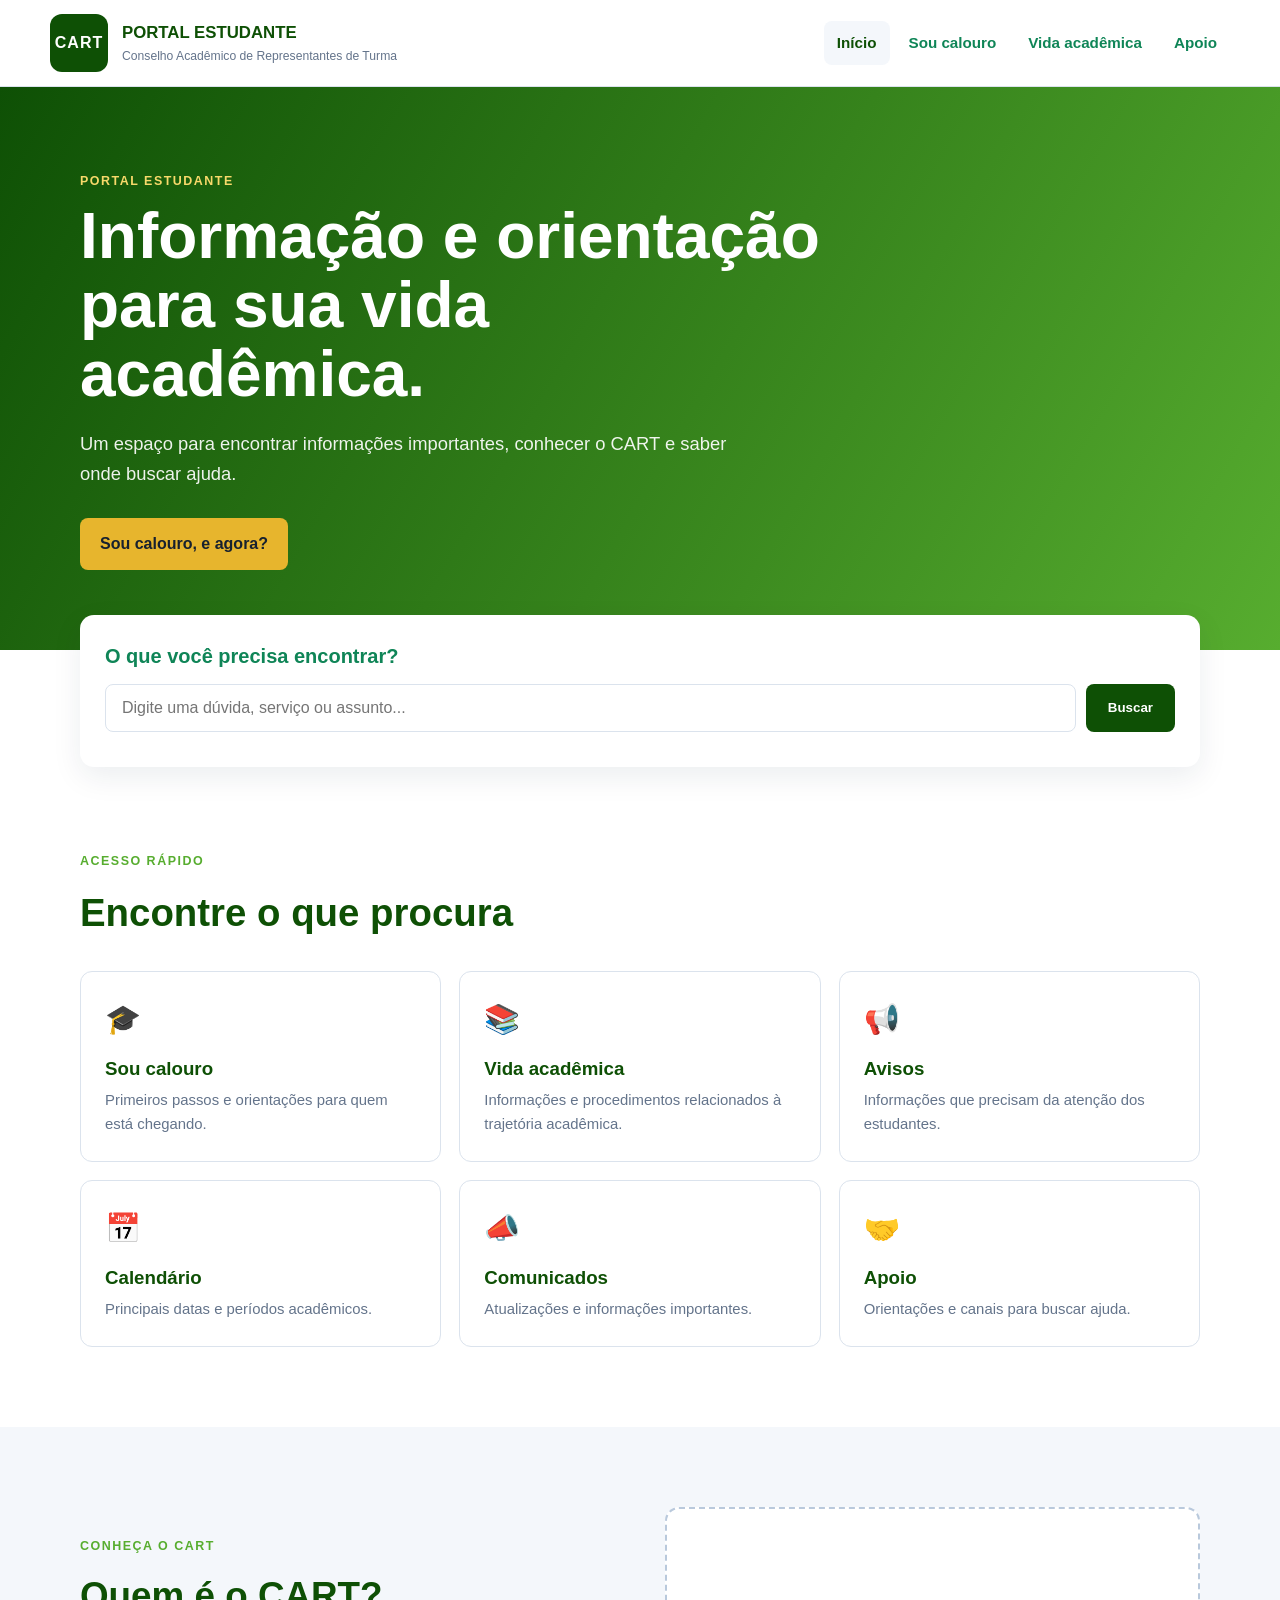
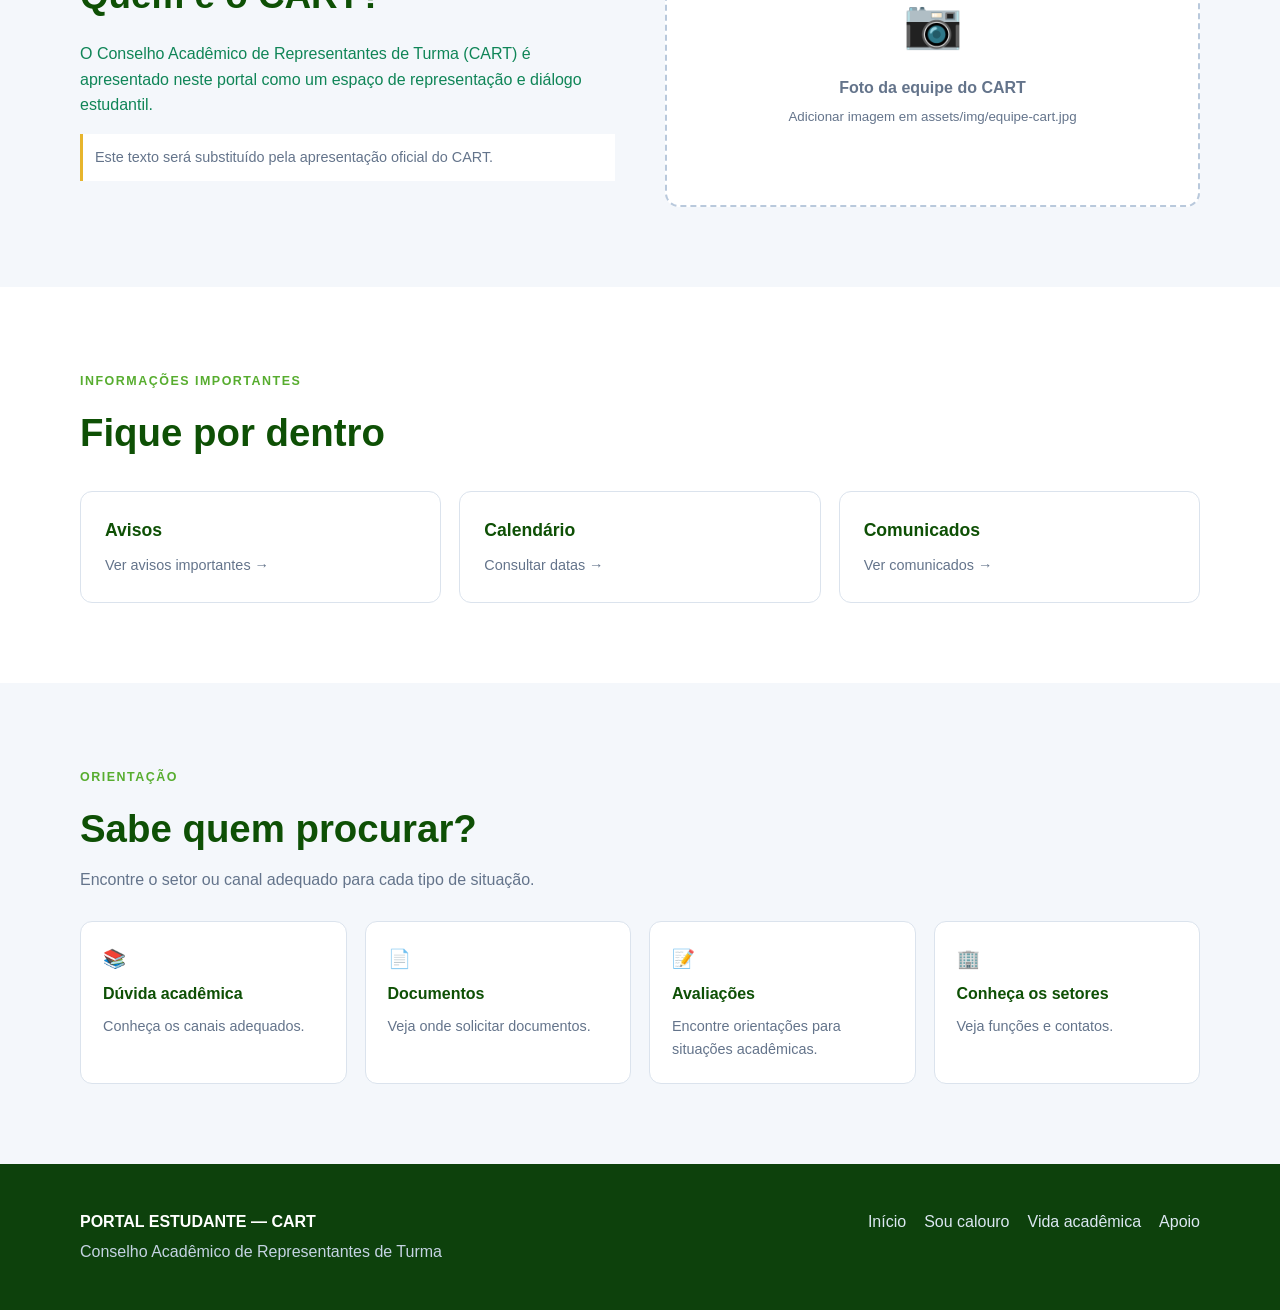
<file: index.html>
<!DOCTYPE html>
<html lang="pt-BR">
<head>
  <meta charset="UTF-8">
  <meta name="viewport" content="width=device-width, initial-scale=1.0">
  <meta name="description" content="Portal Estudante - Conselho Acadêmico de Representantes de Turma (CART)">
  <title>Portal Estudante | CART</title>
  <link rel="stylesheet" href="style.css">
</head>
<body>
  <header class="site-header">
    <div class="header-container">
      <a class="brand" href="index.html" aria-label="Portal Estudante - Início">
        <div class="brand-logo">CART</div>
        <div>
          <strong>PORTAL ESTUDANTE</strong>
          <span>Conselho Acadêmico de Representantes de Turma</span>
        </div>
      </a>

      <button class="menu-toggle" aria-label="Abrir menu" aria-expanded="false">☰</button>

      <nav class="main-nav" aria-label="Navegação principal">
        <a class="active" href="index.html">Início</a>
        <a href="sou-calouro.html">Sou calouro</a>
        <a href="vida-academica.html">Vida acadêmica</a>
        <a href="apoio.html">Apoio</a>
      </nav>
    </div>
  </header>

  <main>
    <section class="hero">
      <div class="hero-content">
        <span class="eyebrow">PORTAL ESTUDANTE</span>
        <h1>Informação e orientação para sua vida acadêmica.</h1>
        <p>Um espaço para encontrar informações importantes, conhecer o CART e saber onde buscar ajuda.</p>
        <a class="button" href="sou-calouro.html">Sou calouro, e agora?</a>
      </div>
    </section>

    <section class="search-section container">
      <h2>O que você precisa encontrar?</h2>
      <div class="search-box">
        <input id="siteSearch" type="search" placeholder="Digite uma dúvida, serviço ou assunto..." aria-label="Pesquisar no portal">
        <button id="searchButton" type="button">Buscar</button>
      </div>
      <p id="searchMessage" class="search-message" aria-live="polite"></p>
    </section>

    <section class="container section">
      <div class="section-heading">
        <span class="eyebrow">ACESSO RÁPIDO</span>
        <h2>Encontre o que procura</h2>
      </div>

      <div class="card-grid">
        <a class="info-card" href="sou-calouro.html">
          <span class="card-icon">🎓</span>
          <h3>Sou calouro</h3>
          <p>Primeiros passos e orientações para quem está chegando.</p>
        </a>

        <a class="info-card" href="vida-academica.html">
          <span class="card-icon">📚</span>
          <h3>Vida acadêmica</h3>
          <p>Informações e procedimentos relacionados à trajetória acadêmica.</p>
        </a>

        <a class="info-card" href="avisos.html">
          <span class="card-icon">📢</span>
          <h3>Avisos</h3>
          <p>Informações que precisam da atenção dos estudantes.</p>
        </a>

        <a class="info-card" href="calendario.html">
          <span class="card-icon">📅</span>
          <h3>Calendário</h3>
          <p>Principais datas e períodos acadêmicos.</p>
        </a>

        <a class="info-card" href="comunicados.html">
          <span class="card-icon">📣</span>
          <h3>Comunicados</h3>
          <p>Atualizações e informações importantes.</p>
        </a>

        <a class="info-card" href="apoio.html">
          <span class="card-icon">🤝</span>
          <h3>Apoio</h3>
          <p>Orientações e canais para buscar ajuda.</p>
        </a>
      </div>
    </section>

    <section class="about-section">
      <div class="container about-grid">
        <div>
          <span class="eyebrow">CONHEÇA O CART</span>
          <h2>Quem é o CART?</h2>
          <p>O Conselho Acadêmico de Representantes de Turma (CART) é apresentado neste portal como um espaço de representação e diálogo estudantil.</p>
          <p class="placeholder-note">Este texto será substituído pela apresentação oficial do CART.</p>
        </div>

        <div class="photo-placeholder">
          <span>📷</span>
          <strong>Foto da equipe do CART</strong>
          <small>Adicionar imagem em assets/img/equipe-cart.jpg</small>
        </div>
      </div>
    </section>

    <section class="container section">
      <div class="section-heading">
        <span class="eyebrow">INFORMAÇÕES IMPORTANTES</span>
        <h2>Fique por dentro</h2>
      </div>

      <div class="notice-grid">
        <a href="avisos.html" class="notice-card"><strong>Avisos</strong><span>Ver avisos importantes →</span></a>
        <a href="calendario.html" class="notice-card"><strong>Calendário</strong><span>Consultar datas →</span></a>
        <a href="comunicados.html" class="notice-card"><strong>Comunicados</strong><span>Ver comunicados →</span></a>
      </div>
    </section>

    <section class="help-section">
      <div class="container">
        <div class="section-heading">
          <span class="eyebrow">ORIENTAÇÃO</span>
          <h2>Sabe quem procurar?</h2>
          <p>Encontre o setor ou canal adequado para cada tipo de situação.</p>
        </div>

        <div class="help-grid">
          <a href="setores.html" class="help-card">📚 <strong>Dúvida acadêmica</strong><span>Conheça os canais adequados.</span></a>
          <a href="setores.html" class="help-card">📄 <strong>Documentos</strong><span>Veja onde solicitar documentos.</span></a>
          <a href="setores.html" class="help-card">📝 <strong>Avaliações</strong><span>Encontre orientações para situações acadêmicas.</span></a>
          <a href="setores.html" class="help-card">🏢 <strong>Conheça os setores</strong><span>Veja funções e contatos.</span></a>
        </div>
      </div>
    </section>
  </main>

  <footer class="site-footer">
    <div class="container footer-content">
      <div>
        <strong>PORTAL ESTUDANTE — CART</strong>
        <p>Conselho Acadêmico de Representantes de Turma</p>
      </div>
      <div>
        <a href="index.html">Início</a>
        <a href="sou-calouro.html">Sou calouro</a>
        <a href="vida-academica.html">Vida acadêmica</a>
        <a href="apoio.html">Apoio</a>
      </div>
    </div>
  </footer>

  <script src="script.js"></script>
</body>
</html>
</file>
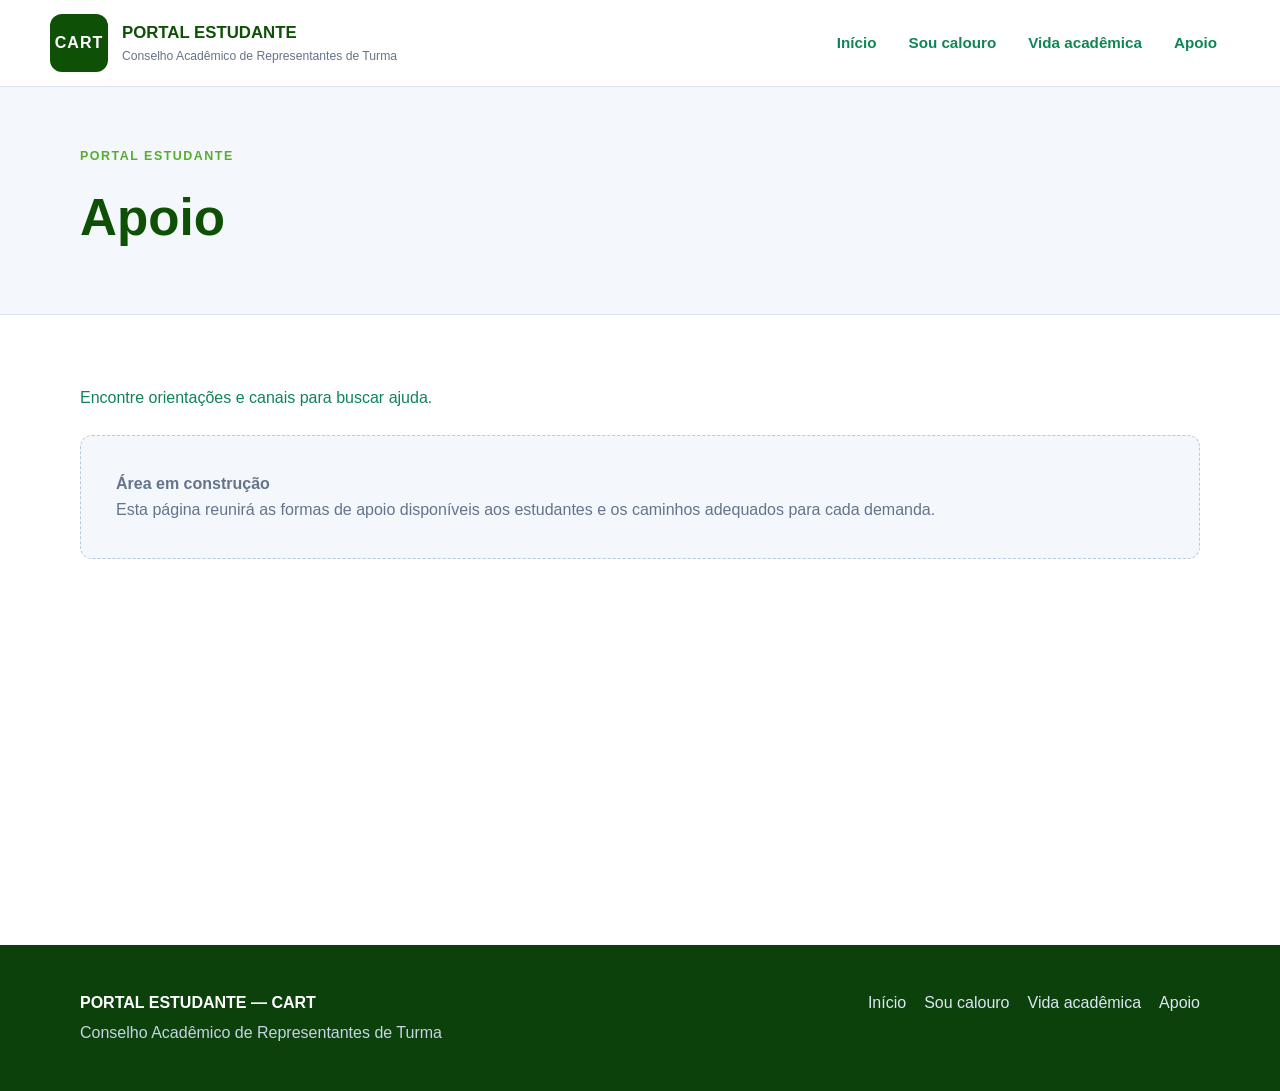
<file: apoio.html>
<!DOCTYPE html>
<html lang="pt-BR">
<head>
  <meta charset="UTF-8">
  <meta name="viewport" content="width=device-width, initial-scale=1.0">
  <meta name="description" content="Apoio - Portal Estudante CART">
  <title>Apoio | Portal Estudante</title>
  <link rel="stylesheet" href="style.css">
</head>
<body>
  <header class="site-header">
    <div class="header-container">
      <a class="brand" href="index.html" aria-label="Portal Estudante - Início">
        <div class="brand-logo">CART</div>
        <div>
          <strong>PORTAL ESTUDANTE</strong>
          <span>Conselho Acadêmico de Representantes de Turma</span>
        </div>
      </a>

      <button class="menu-toggle" aria-label="Abrir menu" aria-expanded="false">☰</button>

      <nav class="main-nav" aria-label="Navegação principal">
        <a href="index.html">Início</a>
        <a href="sou-calouro.html">Sou calouro</a>
        <a href="vida-academica.html">Vida acadêmica</a>
        <a href="apoio.html">Apoio</a>
      </nav>
    </div>
  </header>

  <main>
    <section class="page-hero">
      <div class="container">
        <span class="eyebrow">PORTAL ESTUDANTE</span>
        <h1>Apoio</h1>
      </div>
    </section>

    <section class="page-main container">
      <p>Encontre orientações e canais para buscar ajuda.</p>
      <div class="placeholder-box">
        <strong>Área em construção</strong>
        <p>Esta página reunirá as formas de apoio disponíveis aos estudantes e os caminhos adequados para cada demanda.</p>
      </div>
    </section>
  </main>

  <footer class="site-footer">
    <div class="container footer-content">
      <div>
        <strong>PORTAL ESTUDANTE — CART</strong>
        <p>Conselho Acadêmico de Representantes de Turma</p>
      </div>
      <div>
        <a href="index.html">Início</a>
        <a href="sou-calouro.html">Sou calouro</a>
        <a href="vida-academica.html">Vida acadêmica</a>
        <a href="apoio.html">Apoio</a>
      </div>
    </div>
  </footer>

  <script src="script.js"></script>
</body>
</html>
</file>
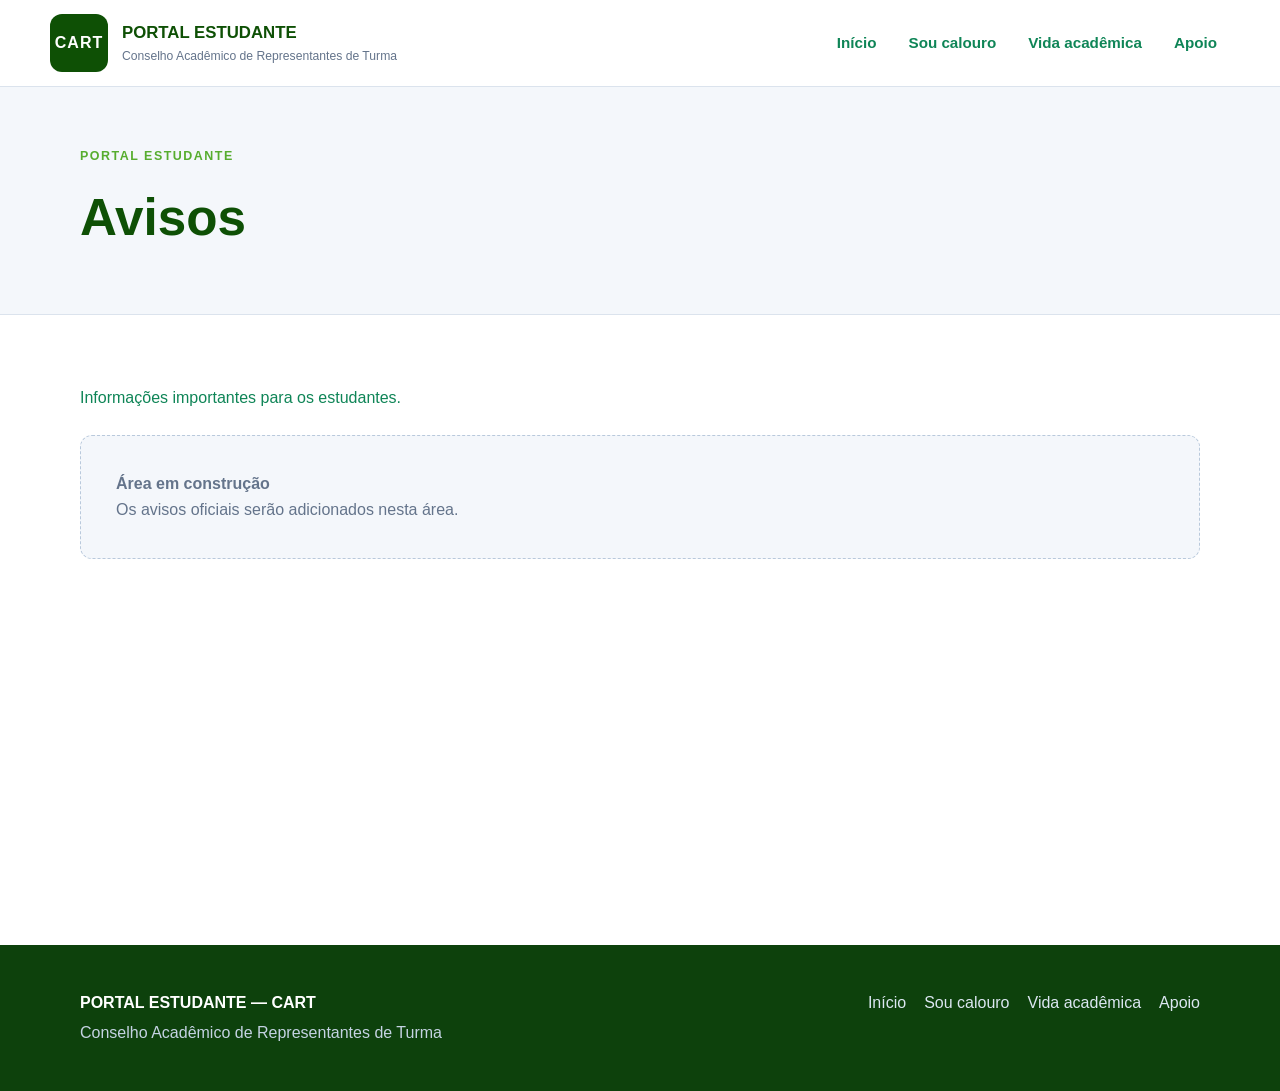
<file: avisos.html>
<!DOCTYPE html>
<html lang="pt-BR">
<head>
  <meta charset="UTF-8">
  <meta name="viewport" content="width=device-width, initial-scale=1.0">
  <meta name="description" content="Avisos - Portal Estudante CART">
  <title>Avisos | Portal Estudante</title>
  <link rel="stylesheet" href="style.css">
</head>
<body>
  <header class="site-header">
    <div class="header-container">
      <a class="brand" href="index.html" aria-label="Portal Estudante - Início">
        <div class="brand-logo">CART</div>
        <div>
          <strong>PORTAL ESTUDANTE</strong>
          <span>Conselho Acadêmico de Representantes de Turma</span>
        </div>
      </a>

      <button class="menu-toggle" aria-label="Abrir menu" aria-expanded="false">☰</button>

      <nav class="main-nav" aria-label="Navegação principal">
        <a href="index.html">Início</a>
        <a href="sou-calouro.html">Sou calouro</a>
        <a href="vida-academica.html">Vida acadêmica</a>
        <a href="apoio.html">Apoio</a>
      </nav>
    </div>
  </header>

  <main>
    <section class="page-hero">
      <div class="container">
        <span class="eyebrow">PORTAL ESTUDANTE</span>
        <h1>Avisos</h1>
      </div>
    </section>

    <section class="page-main container">
      <p>Informações importantes para os estudantes.</p>
      <div class="placeholder-box">
        <strong>Área em construção</strong>
        <p>Os avisos oficiais serão adicionados nesta área.</p>
      </div>
    </section>
  </main>

  <footer class="site-footer">
    <div class="container footer-content">
      <div>
        <strong>PORTAL ESTUDANTE — CART</strong>
        <p>Conselho Acadêmico de Representantes de Turma</p>
      </div>
      <div>
        <a href="index.html">Início</a>
        <a href="sou-calouro.html">Sou calouro</a>
        <a href="vida-academica.html">Vida acadêmica</a>
        <a href="apoio.html">Apoio</a>
      </div>
    </div>
  </footer>

  <script src="script.js"></script>
</body>
</html>
</file>
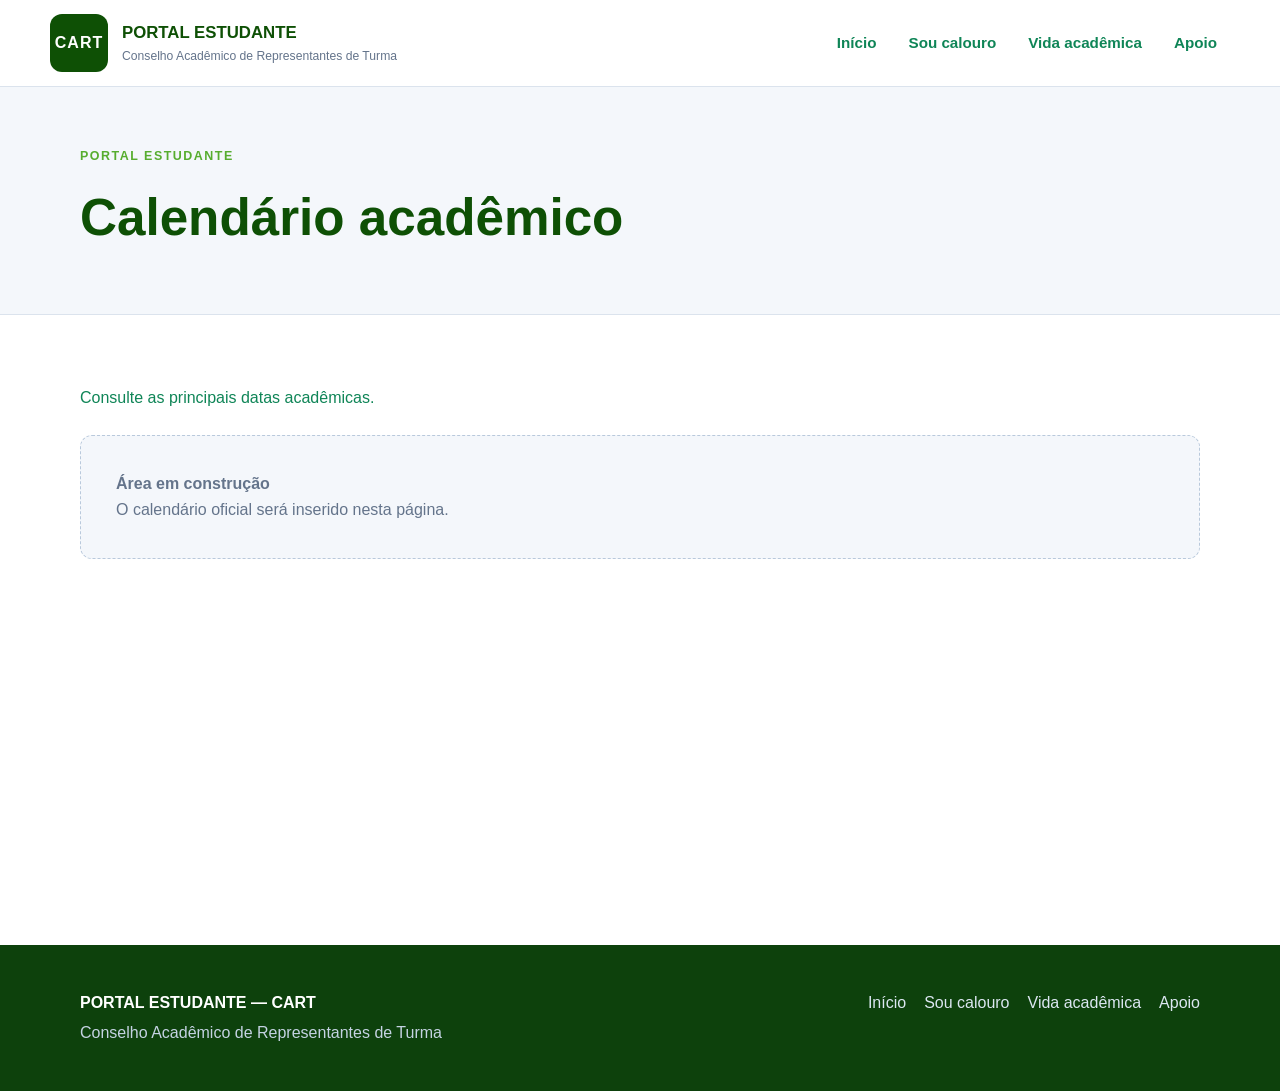
<file: calendario.html>
<!DOCTYPE html>
<html lang="pt-BR">
<head>
  <meta charset="UTF-8">
  <meta name="viewport" content="width=device-width, initial-scale=1.0">
  <meta name="description" content="Calendário acadêmico - Portal Estudante CART">
  <title>Calendário acadêmico | Portal Estudante</title>
  <link rel="stylesheet" href="style.css">
</head>
<body>
  <header class="site-header">
    <div class="header-container">
      <a class="brand" href="index.html" aria-label="Portal Estudante - Início">
        <div class="brand-logo">CART</div>
        <div>
          <strong>PORTAL ESTUDANTE</strong>
          <span>Conselho Acadêmico de Representantes de Turma</span>
        </div>
      </a>

      <button class="menu-toggle" aria-label="Abrir menu" aria-expanded="false">☰</button>

      <nav class="main-nav" aria-label="Navegação principal">
        <a href="index.html">Início</a>
        <a href="sou-calouro.html">Sou calouro</a>
        <a href="vida-academica.html">Vida acadêmica</a>
        <a href="apoio.html">Apoio</a>
      </nav>
    </div>
  </header>

  <main>
    <section class="page-hero">
      <div class="container">
        <span class="eyebrow">PORTAL ESTUDANTE</span>
        <h1>Calendário acadêmico</h1>
      </div>
    </section>

    <section class="page-main container">
      <p>Consulte as principais datas acadêmicas.</p>
      <div class="placeholder-box">
        <strong>Área em construção</strong>
        <p>O calendário oficial será inserido nesta página.</p>
      </div>
    </section>
  </main>

  <footer class="site-footer">
    <div class="container footer-content">
      <div>
        <strong>PORTAL ESTUDANTE — CART</strong>
        <p>Conselho Acadêmico de Representantes de Turma</p>
      </div>
      <div>
        <a href="index.html">Início</a>
        <a href="sou-calouro.html">Sou calouro</a>
        <a href="vida-academica.html">Vida acadêmica</a>
        <a href="apoio.html">Apoio</a>
      </div>
    </div>
  </footer>

  <script src="script.js"></script>
</body>
</html>
</file>
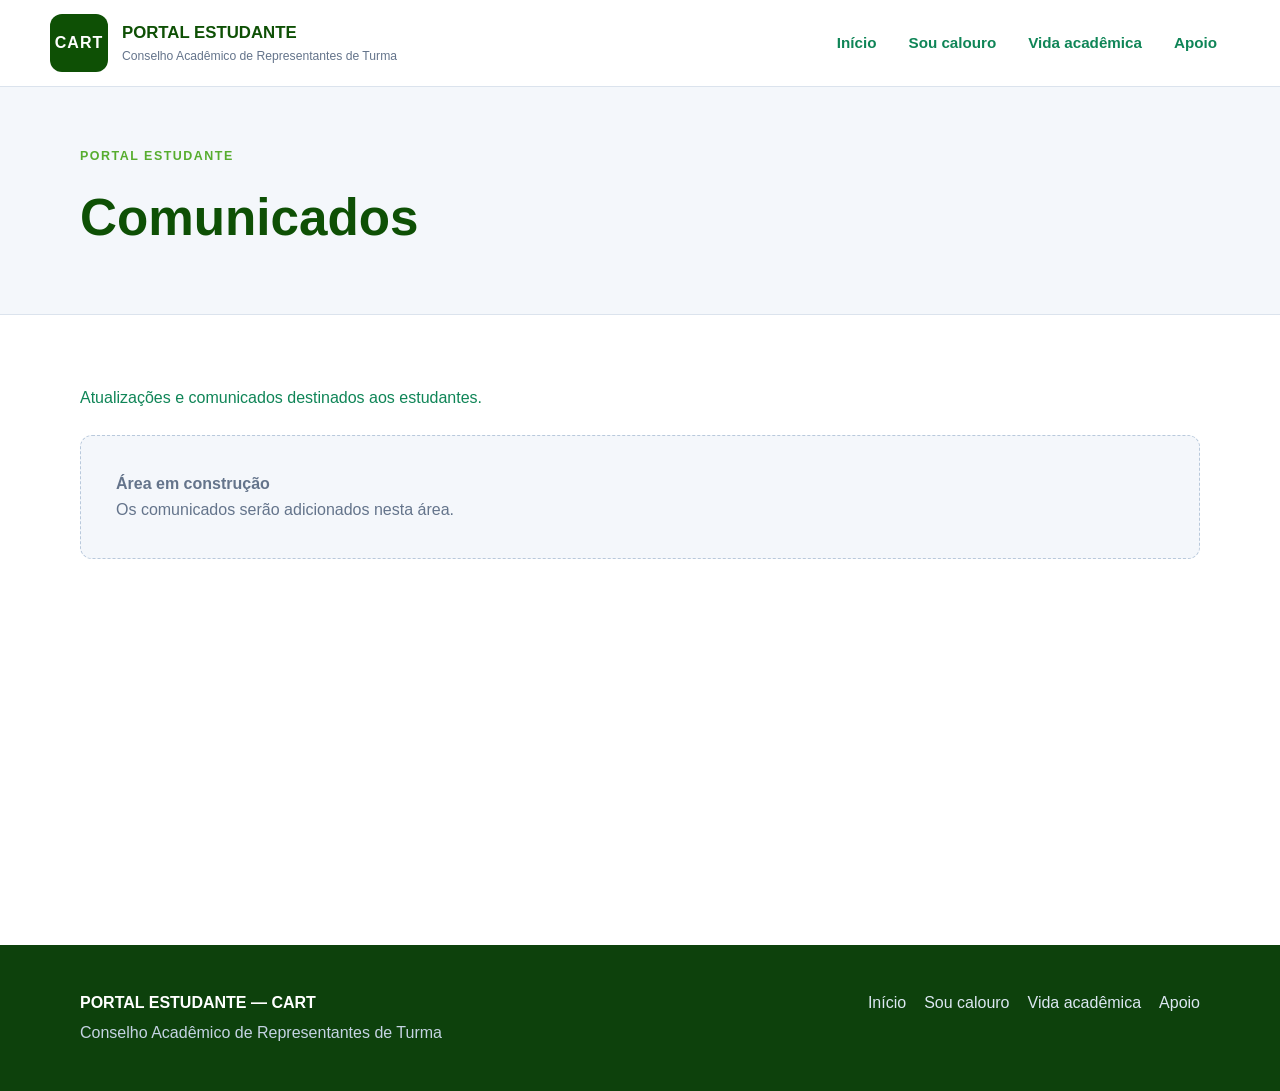
<file: comunicados.html>
<!DOCTYPE html>
<html lang="pt-BR">
<head>
  <meta charset="UTF-8">
  <meta name="viewport" content="width=device-width, initial-scale=1.0">
  <meta name="description" content="Comunicados - Portal Estudante CART">
  <title>Comunicados | Portal Estudante</title>
  <link rel="stylesheet" href="style.css">
</head>
<body>
  <header class="site-header">
    <div class="header-container">
      <a class="brand" href="index.html" aria-label="Portal Estudante - Início">
        <div class="brand-logo">CART</div>
        <div>
          <strong>PORTAL ESTUDANTE</strong>
          <span>Conselho Acadêmico de Representantes de Turma</span>
        </div>
      </a>

      <button class="menu-toggle" aria-label="Abrir menu" aria-expanded="false">☰</button>

      <nav class="main-nav" aria-label="Navegação principal">
        <a href="index.html">Início</a>
        <a href="sou-calouro.html">Sou calouro</a>
        <a href="vida-academica.html">Vida acadêmica</a>
        <a href="apoio.html">Apoio</a>
      </nav>
    </div>
  </header>

  <main>
    <section class="page-hero">
      <div class="container">
        <span class="eyebrow">PORTAL ESTUDANTE</span>
        <h1>Comunicados</h1>
      </div>
    </section>

    <section class="page-main container">
      <p>Atualizações e comunicados destinados aos estudantes.</p>
      <div class="placeholder-box">
        <strong>Área em construção</strong>
        <p>Os comunicados serão adicionados nesta área.</p>
      </div>
    </section>
  </main>

  <footer class="site-footer">
    <div class="container footer-content">
      <div>
        <strong>PORTAL ESTUDANTE — CART</strong>
        <p>Conselho Acadêmico de Representantes de Turma</p>
      </div>
      <div>
        <a href="index.html">Início</a>
        <a href="sou-calouro.html">Sou calouro</a>
        <a href="vida-academica.html">Vida acadêmica</a>
        <a href="apoio.html">Apoio</a>
      </div>
    </div>
  </footer>

  <script src="script.js"></script>
</body>
</html>
</file>
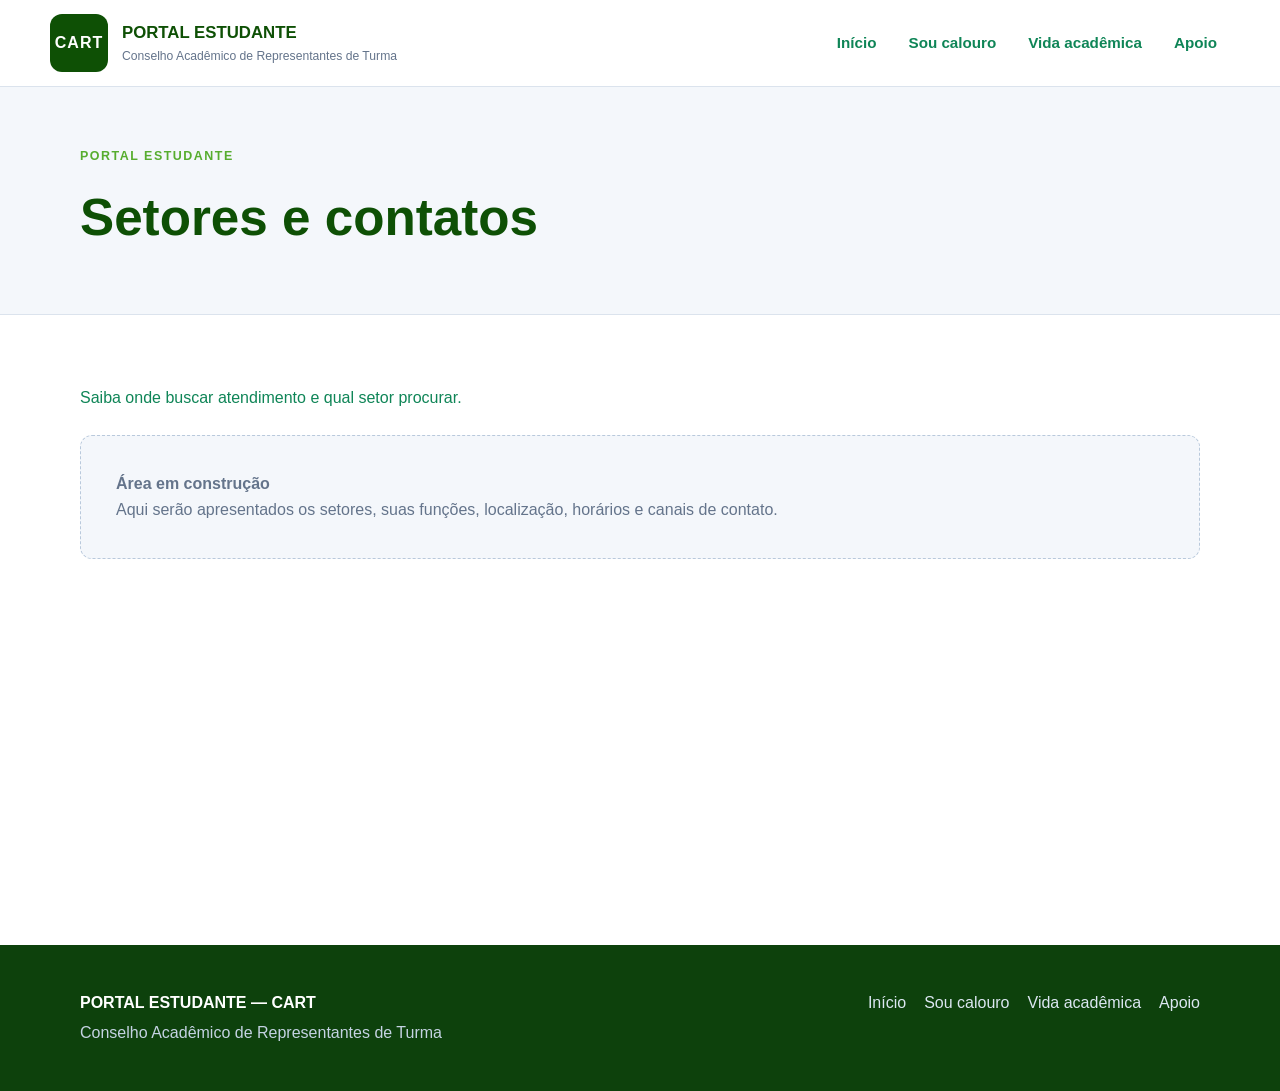
<file: setores.html>
<!DOCTYPE html>
<html lang="pt-BR">
<head>
  <meta charset="UTF-8">
  <meta name="viewport" content="width=device-width, initial-scale=1.0">
  <meta name="description" content="Setores e contatos - Portal Estudante CART">
  <title>Setores e contatos | Portal Estudante</title>
  <link rel="stylesheet" href="style.css">
</head>
<body>
  <header class="site-header">
    <div class="header-container">
      <a class="brand" href="index.html" aria-label="Portal Estudante - Início">
        <div class="brand-logo">CART</div>
        <div>
          <strong>PORTAL ESTUDANTE</strong>
          <span>Conselho Acadêmico de Representantes de Turma</span>
        </div>
      </a>

      <button class="menu-toggle" aria-label="Abrir menu" aria-expanded="false">☰</button>

      <nav class="main-nav" aria-label="Navegação principal">
        <a href="index.html">Início</a>
        <a href="sou-calouro.html">Sou calouro</a>
        <a href="vida-academica.html">Vida acadêmica</a>
        <a href="apoio.html">Apoio</a>
      </nav>
    </div>
  </header>

  <main>
    <section class="page-hero">
      <div class="container">
        <span class="eyebrow">PORTAL ESTUDANTE</span>
        <h1>Setores e contatos</h1>
      </div>
    </section>

    <section class="page-main container">
      <p>Saiba onde buscar atendimento e qual setor procurar.</p>
      <div class="placeholder-box">
        <strong>Área em construção</strong>
        <p>Aqui serão apresentados os setores, suas funções, localização, horários e canais de contato.</p>
      </div>
    </section>
  </main>

  <footer class="site-footer">
    <div class="container footer-content">
      <div>
        <strong>PORTAL ESTUDANTE — CART</strong>
        <p>Conselho Acadêmico de Representantes de Turma</p>
      </div>
      <div>
        <a href="index.html">Início</a>
        <a href="sou-calouro.html">Sou calouro</a>
        <a href="vida-academica.html">Vida acadêmica</a>
        <a href="apoio.html">Apoio</a>
      </div>
    </div>
  </footer>

  <script src="script.js"></script>
</body>
</html>
</file>
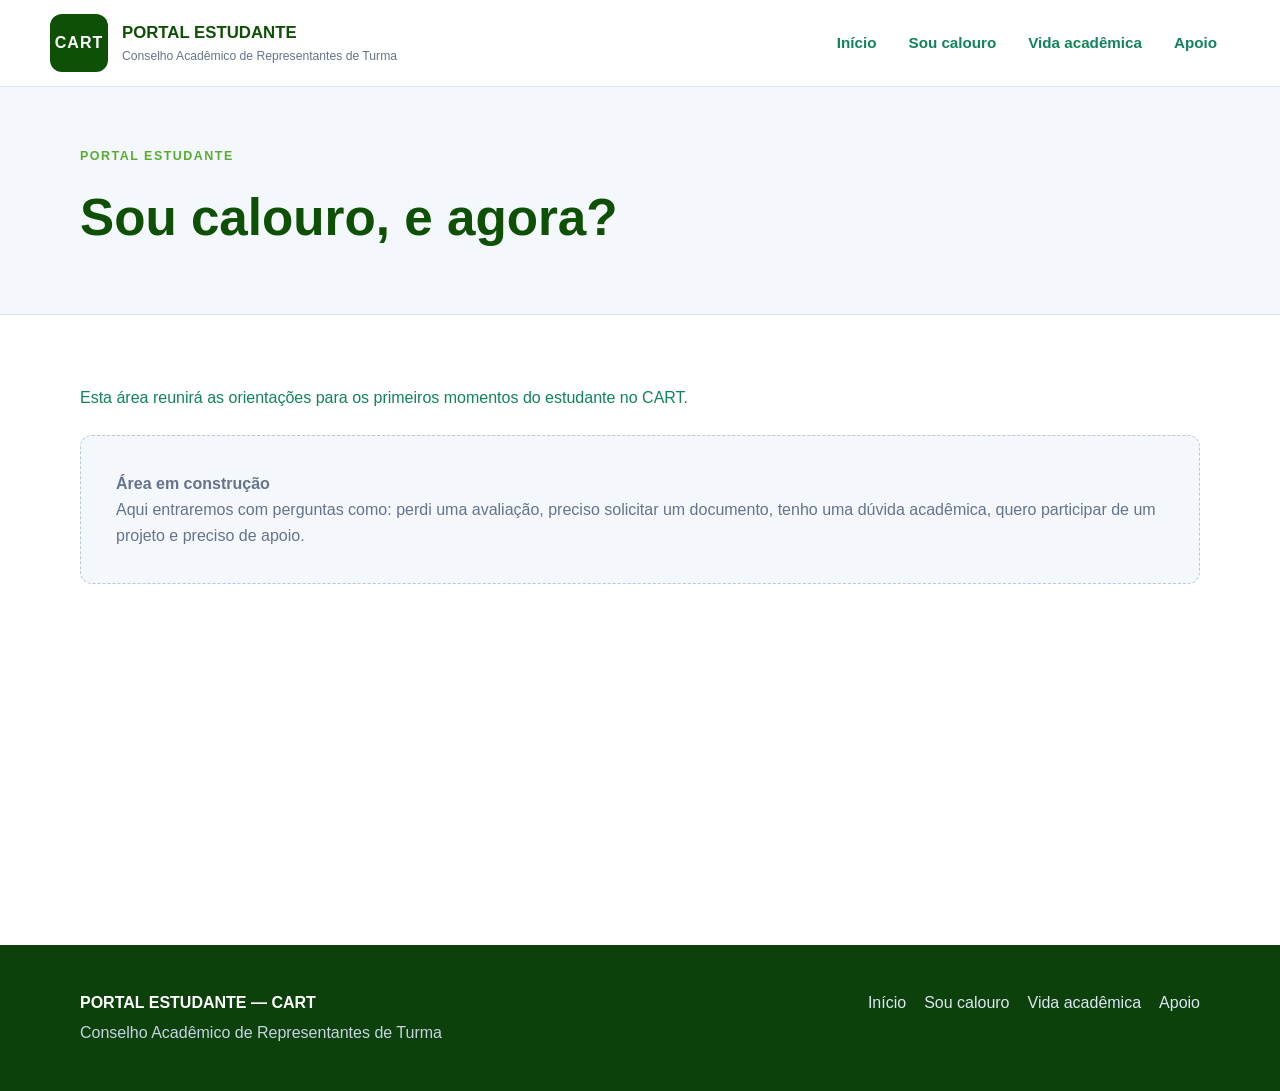
<file: sou-calouro.html>
<!DOCTYPE html>
<html lang="pt-BR">
<head>
  <meta charset="UTF-8">
  <meta name="viewport" content="width=device-width, initial-scale=1.0">
  <meta name="description" content="Sou calouro, e agora? - Portal Estudante CART">
  <title>Sou calouro, e agora? | Portal Estudante</title>
  <link rel="stylesheet" href="style.css">
</head>
<body>
  <header class="site-header">
    <div class="header-container">
      <a class="brand" href="index.html" aria-label="Portal Estudante - Início">
        <div class="brand-logo">CART</div>
        <div>
          <strong>PORTAL ESTUDANTE</strong>
          <span>Conselho Acadêmico de Representantes de Turma</span>
        </div>
      </a>

      <button class="menu-toggle" aria-label="Abrir menu" aria-expanded="false">☰</button>

      <nav class="main-nav" aria-label="Navegação principal">
        <a href="index.html">Início</a>
        <a href="sou-calouro.html">Sou calouro</a>
        <a href="vida-academica.html">Vida acadêmica</a>
        <a href="apoio.html">Apoio</a>
      </nav>
    </div>
  </header>

  <main>
    <section class="page-hero">
      <div class="container">
        <span class="eyebrow">PORTAL ESTUDANTE</span>
        <h1>Sou calouro, e agora?</h1>
      </div>
    </section>

    <section class="page-main container">
      <p>Esta área reunirá as orientações para os primeiros momentos do estudante no CART.</p>
      <div class="placeholder-box">
        <strong>Área em construção</strong>
        <p>Aqui entraremos com perguntas como: perdi uma avaliação, preciso solicitar um documento, tenho uma dúvida acadêmica, quero participar de um projeto e preciso de apoio.</p>
      </div>
    </section>
  </main>

  <footer class="site-footer">
    <div class="container footer-content">
      <div>
        <strong>PORTAL ESTUDANTE — CART</strong>
        <p>Conselho Acadêmico de Representantes de Turma</p>
      </div>
      <div>
        <a href="index.html">Início</a>
        <a href="sou-calouro.html">Sou calouro</a>
        <a href="vida-academica.html">Vida acadêmica</a>
        <a href="apoio.html">Apoio</a>
      </div>
    </div>
  </footer>

  <script src="script.js"></script>
</body>
</html>
</file>
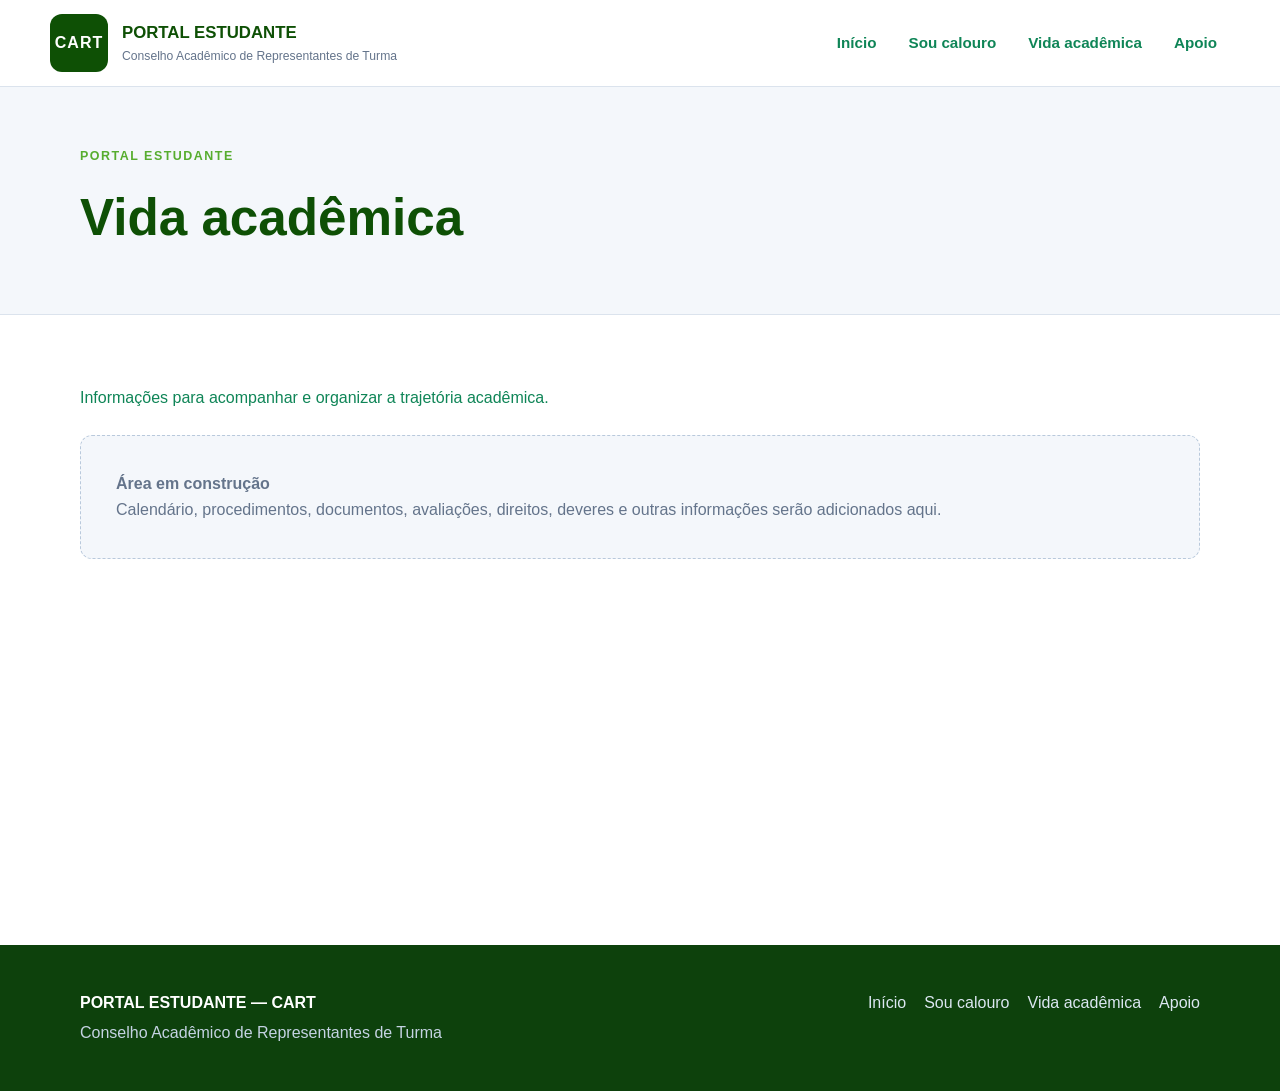
<file: vida-academica.html>
<!DOCTYPE html>
<html lang="pt-BR">
<head>
  <meta charset="UTF-8">
  <meta name="viewport" content="width=device-width, initial-scale=1.0">
  <meta name="description" content="Vida acadêmica - Portal Estudante CART">
  <title>Vida acadêmica | Portal Estudante</title>
  <link rel="stylesheet" href="style.css">
</head>
<body>
  <header class="site-header">
    <div class="header-container">
      <a class="brand" href="index.html" aria-label="Portal Estudante - Início">
        <div class="brand-logo">CART</div>
        <div>
          <strong>PORTAL ESTUDANTE</strong>
          <span>Conselho Acadêmico de Representantes de Turma</span>
        </div>
      </a>

      <button class="menu-toggle" aria-label="Abrir menu" aria-expanded="false">☰</button>

      <nav class="main-nav" aria-label="Navegação principal">
        <a href="index.html">Início</a>
        <a href="sou-calouro.html">Sou calouro</a>
        <a href="vida-academica.html">Vida acadêmica</a>
        <a href="apoio.html">Apoio</a>
      </nav>
    </div>
  </header>

  <main>
    <section class="page-hero">
      <div class="container">
        <span class="eyebrow">PORTAL ESTUDANTE</span>
        <h1>Vida acadêmica</h1>
      </div>
    </section>

    <section class="page-main container">
      <p>Informações para acompanhar e organizar a trajetória acadêmica.</p>
      <div class="placeholder-box">
        <strong>Área em construção</strong>
        <p>Calendário, procedimentos, documentos, avaliações, direitos, deveres e outras informações serão adicionados aqui.</p>
      </div>
    </section>
  </main>

  <footer class="site-footer">
    <div class="container footer-content">
      <div>
        <strong>PORTAL ESTUDANTE — CART</strong>
        <p>Conselho Acadêmico de Representantes de Turma</p>
      </div>
      <div>
        <a href="index.html">Início</a>
        <a href="sou-calouro.html">Sou calouro</a>
        <a href="vida-academica.html">Vida acadêmica</a>
        <a href="apoio.html">Apoio</a>
      </div>
    </div>
  </footer>

  <script src="script.js"></script>
</body>
</html>
</file>
<file: style.css>
* {
  margin: 0;
  padding: 0;
  box-sizing: border-box;
}

:root {
  --primary: #0e5005;
  --secondary: #57ad2f;
  --accent: #e7b52d;
  --light: #f4f7fb;
  --text: #0f8557;
  --muted: #64748b;
  --white: #ffffff;
  --border: #dbe3ed;
  --shadow: 0 10px 30px rgba(15, 38, 70, 0.08);
}

html {
  scroll-behavior: smooth;
}

body {
  font-family: Arial, Helvetica, sans-serif;
  color: var(--text);
  background: var(--white);
  line-height: 1.6;
}

a {
  color: inherit;
  text-decoration: none;
}

.container {
  width: min(1120px, 92%);
  margin: 0 auto;
}

.site-header {
  background: var(--white);
  border-bottom: 1px solid var(--border);
  position: sticky;
  top: 0;
  z-index: 1000;
}

.header-container {
  width: min(1180px, 94%);
  margin: 0 auto;
  min-height: 86px;
  display: flex;
  align-items: center;
  justify-content: space-between;
  gap: 30px;
}

.brand {
  display: flex;
  align-items: center;
  gap: 14px;
}

.brand-logo {
  width: 58px;
  height: 58px;
  border-radius: 12px;
  display: grid;
  place-items: center;
  background: var(--primary);
  color: var(--white);
  font-weight: 800;
  letter-spacing: 1px;
}

.brand strong {
  display: block;
  color: var(--primary);
  font-size: 1.05rem;
}

.brand span {
  display: block;
  color: var(--muted);
  font-size: 0.76rem;
}

.main-nav {
  display: flex;
  align-items: center;
  gap: 6px;
}

.main-nav a {
  padding: 10px 13px;
  border-radius: 8px;
  color: var(--text);
  font-weight: 600;
  font-size: 0.95rem;
}

.main-nav a:hover,
.main-nav a.active {
  background: var(--light);
  color: var(--primary);
}

.menu-toggle {
  display: none;
  border: 0;
  background: transparent;
  font-size: 1.7rem;
  cursor: pointer;
}

.hero {
  min-height: 470px;
  display: flex;
  align-items: center;
  background: linear-gradient(120deg, var(--primary), var(--secondary));
  color: var(--white);
}

.hero-content {
  width: min(1120px, 92%);
  margin: 0 auto;
  padding: 80px 0;
}

.eyebrow {
  display: inline-block;
  margin-bottom: 10px;
  font-size: 0.78rem;
  font-weight: 800;
  letter-spacing: 1.5px;
  color: var(--secondary);
}

.hero .eyebrow {
  color: #f7d96a;
}

.hero h1 {
  max-width: 760px;
  font-size: clamp(2.2rem, 5vw, 4.1rem);
  line-height: 1.08;
  margin-bottom: 20px;
}

.hero p {
  max-width: 650px;
  font-size: 1.15rem;
  opacity: 0.92;
  margin-bottom: 30px;
}

.button {
  display: inline-block;
  padding: 13px 20px;
  border-radius: 8px;
  background: var(--accent);
  color: #17212f;
  font-weight: 800;
}

.search-section {
  margin-top: -35px;
  position: relative;
  z-index: 2;
  background: var(--white);
  border-radius: 14px;
  padding: 25px;
  box-shadow: var(--shadow);
}

.search-section h2 {
  font-size: 1.25rem;
  margin-bottom: 12px;
}

.search-box {
  display: flex;
  gap: 10px;
}

.search-box input {
  flex: 1;
  padding: 14px 16px;
  border: 1px solid var(--border);
  border-radius: 8px;
  font-size: 1rem;
  outline: none;
}

.search-box input:focus {
  border-color: var(--secondary);
}

.search-box button {
  border: 0;
  border-radius: 8px;
  padding: 0 22px;
  background: var(--primary);
  color: var(--white);
  font-weight: 700;
  cursor: pointer;
}

.search-message {
  margin-top: 10px;
  color: var(--muted);
  font-size: 0.9rem;
}

.section {
  padding: 80px 0;
}

.section-heading {
  margin-bottom: 28px;
}

.section-heading h2 {
  color: var(--primary);
  font-size: clamp(1.8rem, 3vw, 2.5rem);
}

.section-heading p {
  color: var(--muted);
  margin-top: 8px;
}

.card-grid {
  display: grid;
  grid-template-columns: repeat(3, 1fr);
  gap: 18px;
}

.info-card,
.help-card,
.notice-card {
  border: 1px solid var(--border);
  border-radius: 12px;
  background: var(--white);
  transition: transform 0.2s, box-shadow 0.2s, border-color 0.2s;
}

.info-card {
  padding: 24px;
}

.info-card:hover,
.help-card:hover,
.notice-card:hover {
  transform: translateY(-3px);
  border-color: #b9c9dc;
  box-shadow: var(--shadow);
}

.card-icon {
  font-size: 1.8rem;
}

.info-card h3 {
  margin: 12px 0 5px;
  color: var(--primary);
}

.info-card p {
  color: var(--muted);
  font-size: 0.93rem;
}

.about-section {
  background: var(--light);
  padding: 80px 0;
}

.about-grid {
  display: grid;
  grid-template-columns: 1fr 1fr;
  gap: 50px;
  align-items: center;
}

.about-grid h2 {
  color: var(--primary);
  font-size: 2.3rem;
  margin-bottom: 15px;
}

.placeholder-note {
  margin-top: 16px;
  padding: 12px;
  border-left: 3px solid var(--accent);
  background: var(--white);
  color: var(--muted);
  font-size: 0.9rem;
}

.photo-placeholder {
  min-height: 300px;
  border: 2px dashed #b9c9dc;
  border-radius: 14px;
  display: flex;
  flex-direction: column;
  justify-content: center;
  align-items: center;
  text-align: center;
  color: var(--muted);
  background: var(--white);
}

.photo-placeholder span {
  font-size: 3rem;
  margin-bottom: 12px;
}

.photo-placeholder small {
  margin-top: 6px;
}

.notice-grid,
.help-grid {
  display: grid;
  grid-template-columns: repeat(3, 1fr);
  gap: 18px;
}

.notice-card {
  padding: 24px;
}

.notice-card strong {
  display: block;
  color: var(--primary);
  font-size: 1.1rem;
  margin-bottom: 8px;
}

.notice-card span,
.help-card span {
  color: var(--muted);
  font-size: 0.9rem;
}

.help-section {
  background: var(--light);
  padding: 80px 0;
}

.help-grid {
  grid-template-columns: repeat(4, 1fr);
}

.help-card {
  padding: 22px;
  display: flex;
  flex-direction: column;
  gap: 8px;
  font-size: 1.15rem;
}

.help-card strong {
  color: var(--primary);
  font-size: 1rem;
}

.site-footer {
  background: #0d410c;
  color: var(--white);
  padding: 45px 0;
}

.footer-content {
  display: flex;
  justify-content: space-between;
  gap: 30px;
}

.footer-content p {
  color: #c5d3e3;
  margin-top: 5px;
}

.footer-content > div:last-child {
  display: flex;
  flex-wrap: wrap;
  gap: 18px;
  align-content: flex-start;
}

.footer-content a {
  color: #dce7f2;
}

.footer-content a:hover {
  color: var(--white);
}

.page-main {
  min-height: 70vh;
  padding: 70px 0;
}

.page-hero {
  background: var(--light);
  padding: 55px 0;
  border-bottom: 1px solid var(--border);
}

.page-hero h1 {
  color: var(--primary);
  font-size: clamp(2rem, 4vw, 3.2rem);
}

.page-content {
  padding: 60px 0;
}

.placeholder-box {
  padding: 35px;
  border: 1px dashed #b9c9dc;
  border-radius: 12px;
  background: var(--light);
  color: var(--muted);
  margin-top: 25px;
}

@media (max-width: 850px) {
  .menu-toggle {
    display: block;
  }

  .main-nav {
    display: none;
    position: absolute;
    top: 86px;
    left: 0;
    right: 0;
    padding: 12px 4%;
    background: var(--white);
    border-bottom: 1px solid var(--border);
    flex-direction: column;
    align-items: stretch;
  }

  .main-nav.open {
    display: flex;
  }

  .main-nav a {
    width: 100%;
  }

  .card-grid,
  .notice-grid,
  .help-grid,
  .about-grid {
    grid-template-columns: 1fr 1fr;
  }
}

@media (max-width: 580px) {
  .header-container {
    min-height: 76px;
  }

  .brand span {
    display: none;
  }

  .brand strong {
    font-size: 0.9rem;
  }

  .brand-logo {
    width: 48px;
    height: 48px;
  }

  .main-nav {
    top: 76px;
  }

  .hero {
    min-height: 430px;
  }

  .search-box {
    flex-direction: column;
  }

  .search-box button {
    padding: 13px;
  }

  .card-grid,
  .notice-grid,
  .help-grid,
  .about-grid {
    grid-template-columns: 1fr;
  }

  .footer-content {
    flex-direction: column;
  }
}
</file>
